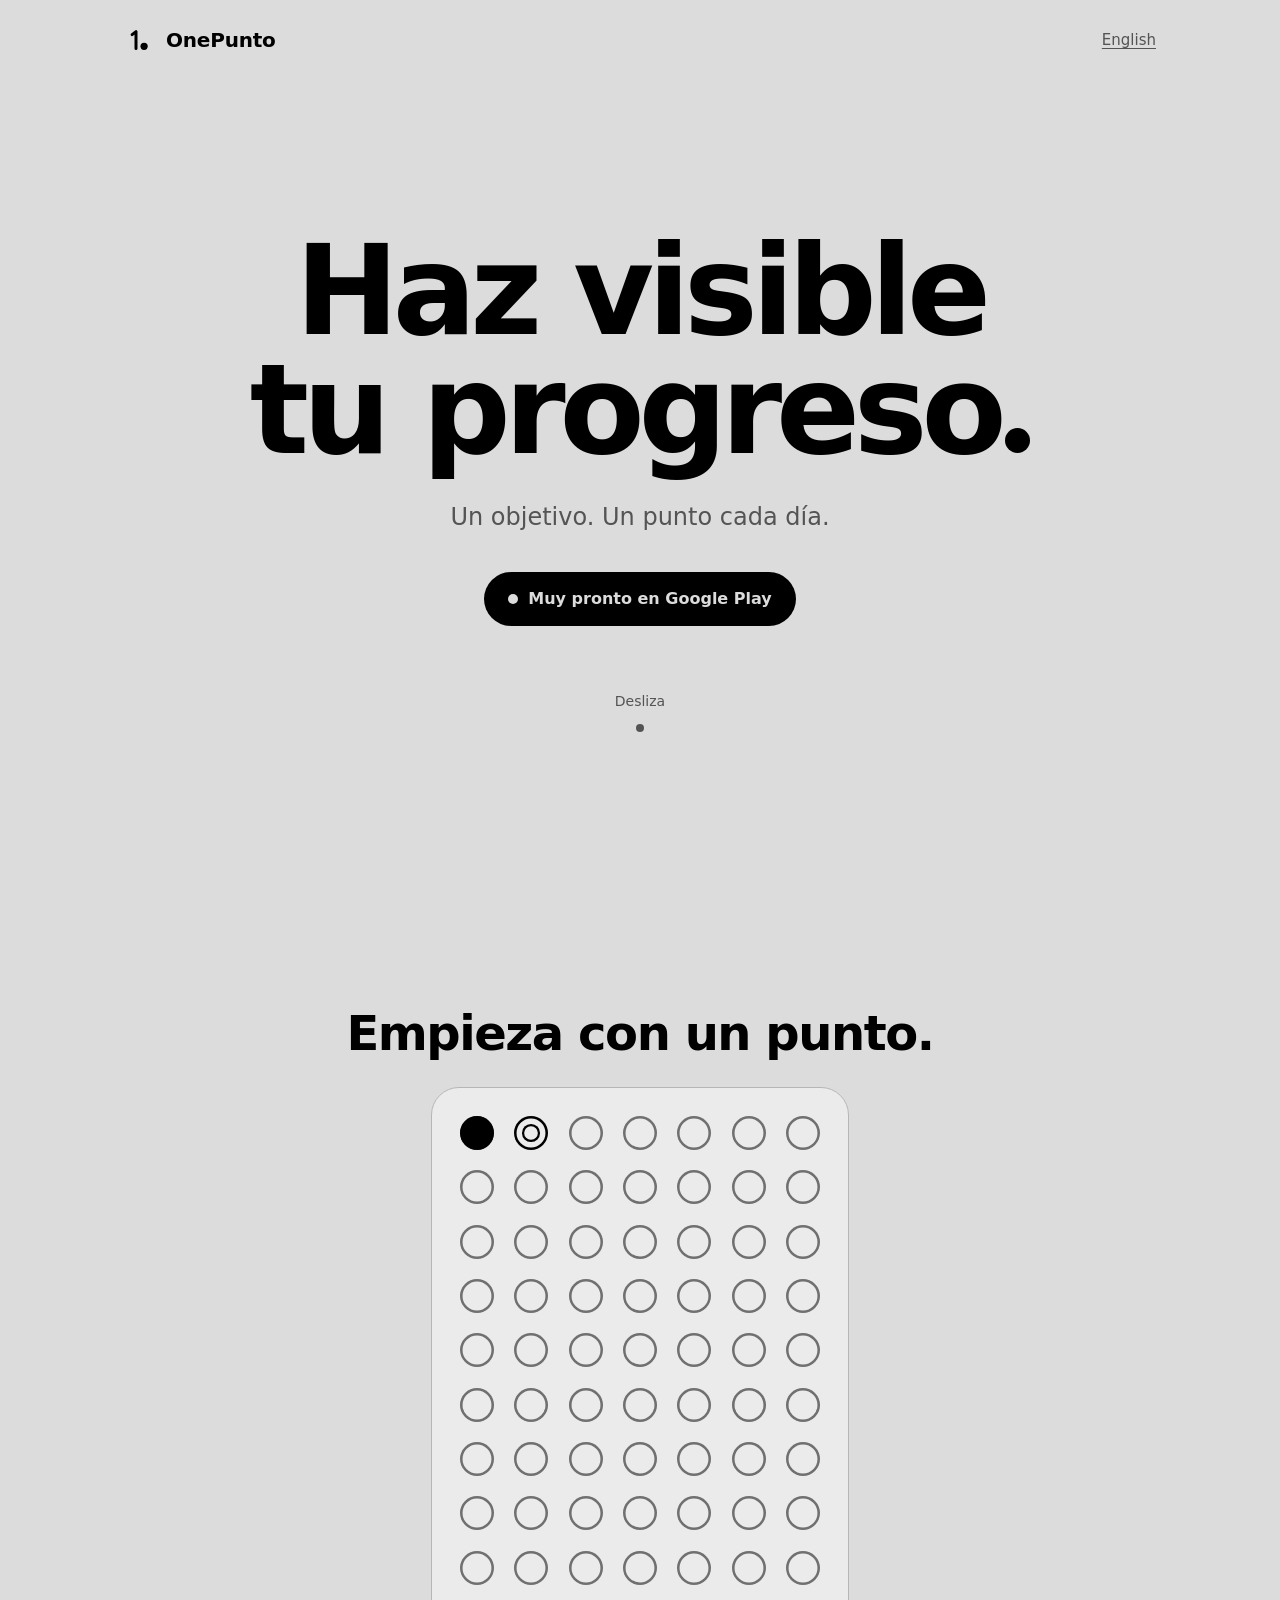
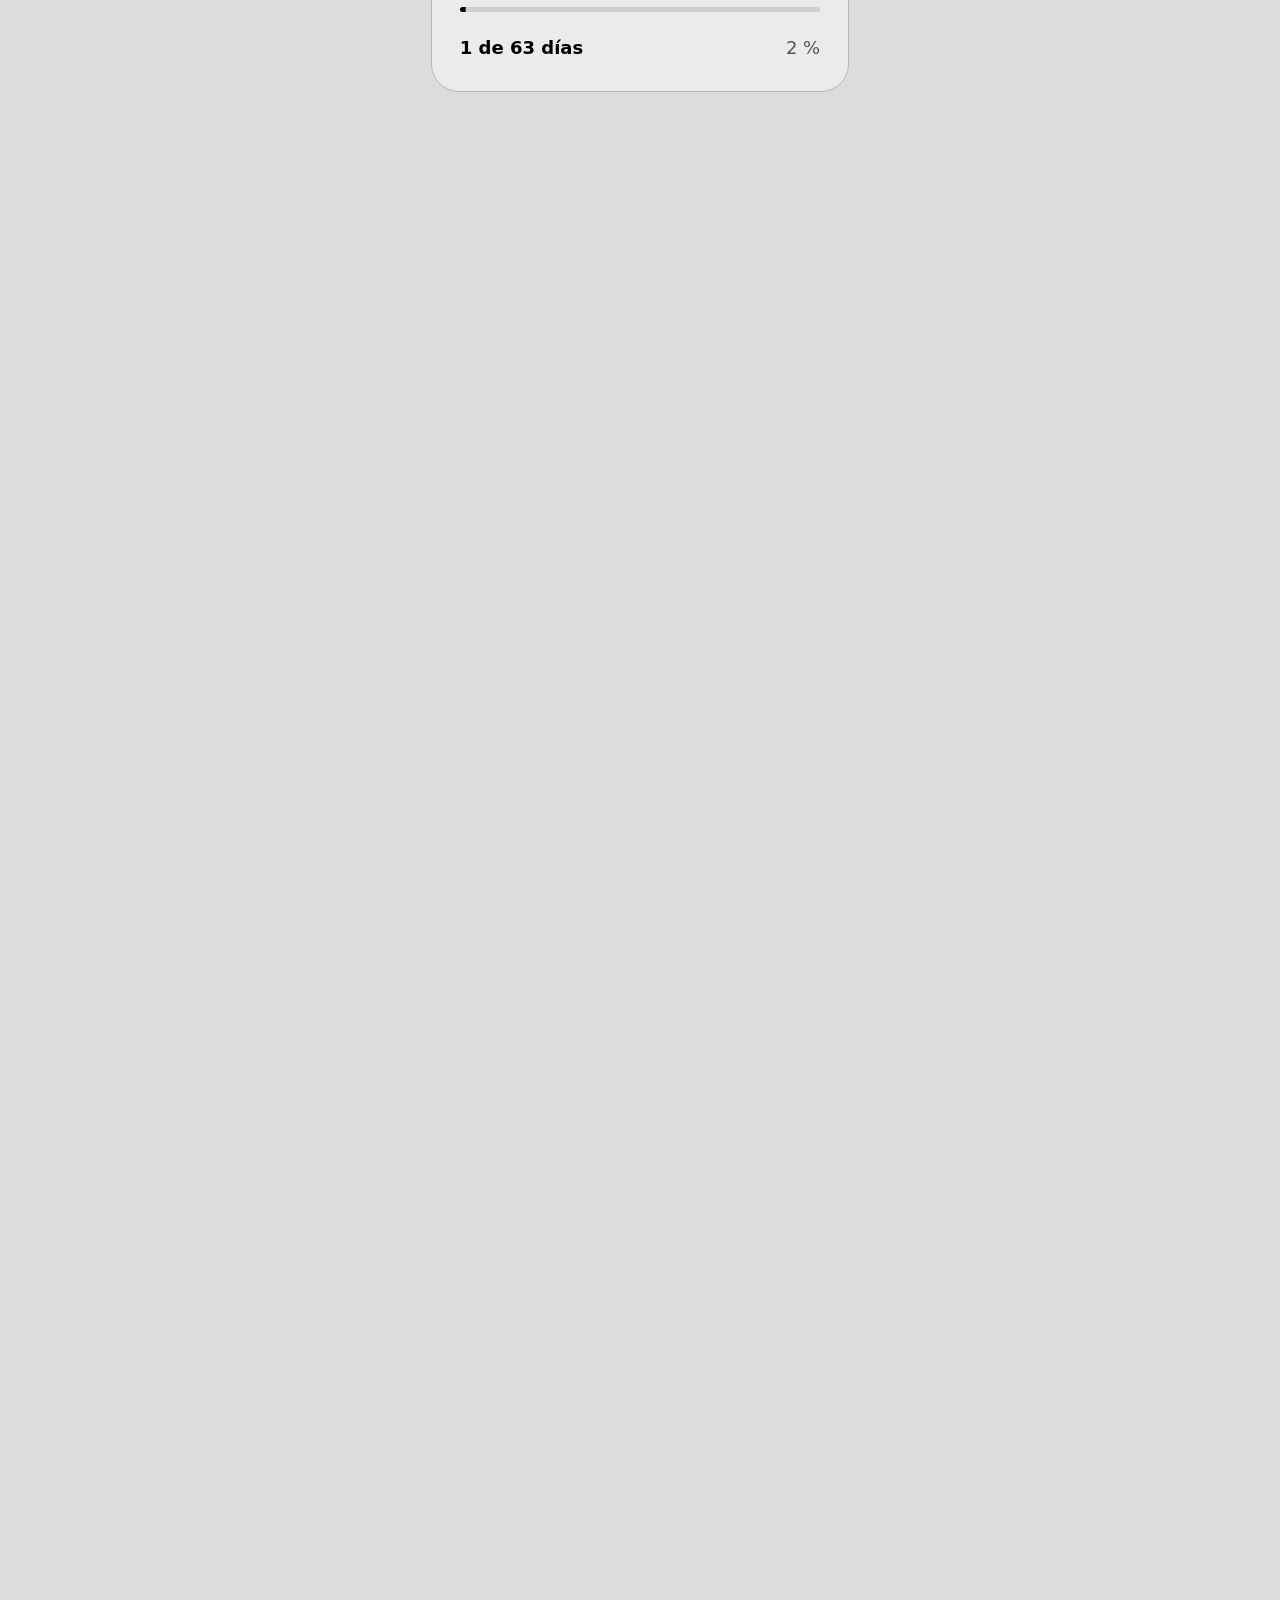
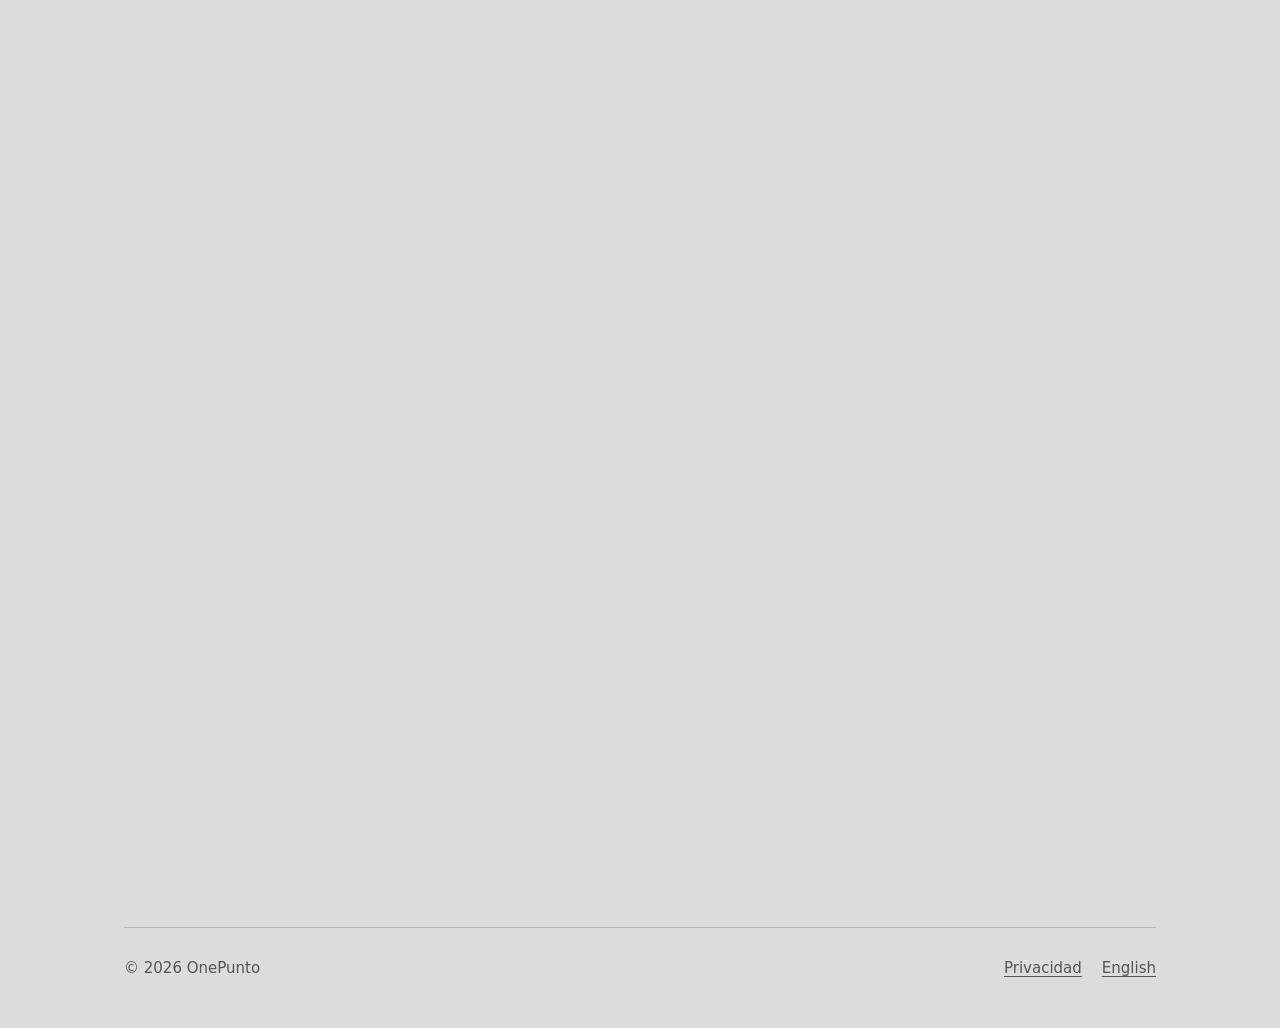
<file: index.html>
<!doctype html>
<html lang="es">
<head>
<meta charset="utf-8">
<meta name="viewport" content="width=device-width, initial-scale=1">
<title>OnePunto · Haz visible tu progreso</title>
<meta name="description" content="Un objetivo y un punto cada día. OnePunto convierte tu constancia en una imagen que crece. Sin cuenta, sin anuncios, con tus datos en tu móvil.">
<meta name="theme-color" content="#dcdcdd" media="(prefers-color-scheme: light)">
<meta name="theme-color" content="#000000" media="(prefers-color-scheme: dark)">
<meta property="og:title" content="OnePunto · Haz visible tu progreso">
<meta property="og:description" content="Un objetivo y un punto cada día. OnePunto convierte tu constancia en una imagen que crece. Sin cuenta, sin anuncios, con tus datos en tu móvil.">
<meta property="og:type" content="website">
<meta property="og:url" content="https://calep-mkdir.github.io/onepunto-web/">
<meta property="og:image" content="https://calep-mkdir.github.io/onepunto-web/assets/og-es.jpg">
<meta name="twitter:card" content="summary_large_image">
<link rel="icon" href="assets/favicon.svg" type="image/svg+xml">
<link rel="apple-touch-icon" href="assets/icon-192.png">
<link rel="alternate" hreflang="en" href="en/">
<link rel="stylesheet" href="assets/style.css">
<script>(function(){var d=document.documentElement;d.classList.add('js');try{if(!sessionStorage.getItem('onepunto-intro')&&!matchMedia('(prefers-reduced-motion: reduce)').matches&&'animate' in d&&window.CSS&&CSS.supports('clip-path','circle(1px at 1px 1px)')){d.classList.add('intro');setTimeout(function(){d.classList.remove('intro')},5000)}}catch(e){}})();</script>
<script src="assets/site.js" defer></script>
</head>
<body>
<div class="page">
<div class="wrap">
<header class="top">
  <a class="lockup" href="./" aria-label="OnePunto"><svg viewBox="0 0 100 100" aria-hidden="true" focusable="false"><path d="M27,32 L40,22 L40,78" fill="none" stroke="currentColor" stroke-width="10" stroke-linecap="round" stroke-linejoin="round"/><circle cx="67" cy="71" r="12" fill="currentColor"/></svg><span>OnePunto</span></a>
  <a class="lang" href="en/" hreflang="en" lang="en">English</a>
</header>
<main>
<section class="hero">
  <div>
    <h1>Haz visible<br>tu progreso<span class="period" aria-hidden="true"></span><span class="sr">.</span></h1>
    <p class="lead">Un objetivo. Un punto cada día.</p>
    <span class="pill">Muy pronto en Google Play</span>
    <div><a class="hint" href="#story">Desliza</a></div>
  </div>
</section>
<section class="story" id="story">
  <div class="sticky">
    <div class="captions"><h2 class="shown">Empieza con un punto.</h2><h2 aria-hidden="true">Cada día que cumples, uno más.</h2><h2 aria-hidden="true">Y tu constancia se ve de un vistazo.</h2></div>
    <div class="card">
      <div class="grid" role="img" aria-label="Cuadrícula de ejemplo de un objetivo de 63 días, que se completa al desplazarte."><span class="dot on"></span><span class="dot on"></span><span class="dot on"></span><span class="dot on"></span><span class="dot on"></span><span class="dot on"></span><span class="dot on"></span><span class="dot on"></span><span class="dot on"></span><span class="dot on"></span><span class="dot on"></span><span class="dot on"></span><span class="dot on"></span><span class="dot on"></span><span class="dot on"></span><span class="dot on"></span><span class="dot on"></span><span class="dot today"></span><span class="dot"></span><span class="dot"></span><span class="dot"></span><span class="dot"></span><span class="dot"></span><span class="dot"></span><span class="dot"></span><span class="dot"></span><span class="dot"></span><span class="dot"></span><span class="dot"></span><span class="dot"></span><span class="dot"></span><span class="dot"></span><span class="dot"></span><span class="dot"></span><span class="dot"></span><span class="dot"></span><span class="dot"></span><span class="dot"></span><span class="dot"></span><span class="dot"></span><span class="dot"></span><span class="dot"></span><span class="dot"></span><span class="dot"></span><span class="dot"></span><span class="dot"></span><span class="dot"></span><span class="dot"></span><span class="dot"></span><span class="dot"></span><span class="dot"></span><span class="dot"></span><span class="dot"></span><span class="dot"></span><span class="dot"></span><span class="dot"></span><span class="dot"></span><span class="dot"></span><span class="dot"></span><span class="dot"></span><span class="dot"></span><span class="dot"></span><span class="dot"></span></div>
      <div class="track" aria-hidden="true"><i></i></div>
      <p class="counter" aria-hidden="true"><b data-days="{n} de {t} días">17 de 63 días</b><span data-share>27 %</span></p>
    </div>
  </div>
</section>
<section class="how">
  <h2 class="section-title reveal">Así de simple.</h2>
  <div class="steps"><section class="step card reveal" style="--d:0.00s"><div class="num" aria-hidden="true">1.</div><h3>Elige algo que importe.</h3><p>Un solo objetivo, con fecha de inicio y de fin.</p></section><section class="step card reveal" style="--d:0.08s"><div class="num" aria-hidden="true">2.</div><h3>Decide qué días cuentan.</h3><p>De lunes a viernes, cada día o los que tú quieras.</p></section><section class="step card reveal" style="--d:0.16s"><div class="num" aria-hidden="true">3.</div><h3>Un toque al día.</h3><p>Completa el punto de hoy con un toque en el cuadrado. Otro toque lo deshace.</p></section></div>
</section>
<section class="try">
  <div class="try-text reveal">
    <h2 class="section-title">Pruébalo.</h2>
    <p>Toca el cuadrado para completar el día y vuelve a tocarlo para deshacerlo. Así funciona la app.</p>
  </div>
  <div class="device reveal" style="--d:.1s">
    <p class="date">viernes, 18 de septiembre</p>
    <div class="headline" aria-live="polite"><h3>Hazlo visible.</h3><h3 class="coming" aria-hidden="true">Uno más.</h3></div>
    <div class="card">
      <p class="title">Leer 20 páginas</p>
      <div class="grid" role="img" aria-label="Cuadrícula de ejemplo: 17 de 35 puntos completados y hoy pendiente."><span class="dot on"></span><span class="dot on"></span><span class="dot on"></span><span class="dot on"></span><span class="dot on"></span><span class="dot on"></span><span class="dot on"></span><span class="dot on"></span><span class="dot on"></span><span class="dot on"></span><span class="dot on"></span><span class="dot on"></span><span class="dot on"></span><span class="dot on"></span><span class="dot on"></span><span class="dot on"></span><span class="dot on"></span><span class="dot today"></span><span class="dot"></span><span class="dot"></span><span class="dot"></span><span class="dot"></span><span class="dot"></span><span class="dot"></span><span class="dot"></span><span class="dot"></span><span class="dot"></span><span class="dot"></span><span class="dot"></span><span class="dot"></span><span class="dot"></span><span class="dot"></span><span class="dot"></span><span class="dot"></span><span class="dot"></span></div>
      <p class="counter" aria-hidden="true"><b data-days="{n} de {t} días">17 de 35 días</b><span data-share>49 %</span></p>
    </div>
    <button class="square" type="button" aria-pressed="false" aria-label="Completar hoy" data-completed="17"></button>
    <p class="tip" data-tap="Toca para completar hoy" data-undo="Toca otra vez para deshacer">Toca para completar hoy</p>
  </div>
</section>
<div class="details"><section class="detail card reveal" style="--d:0.00s"><h3>Sin culpa.</h3><p>Los días de descanso son descanso: nunca rompen tu racha.</p></section><section class="detail card reveal" style="--d:0.08s"><h3>Un aviso a tu hora.</h3><p>Un recordatorio opcional, solo los días que cuentan y solo si hoy sigue pendiente.</p></section><section class="detail card reveal" style="--d:0.16s"><h3>De día y de noche.</h3><p>Claro u oscuro, en español o en inglés. Siempre en calma.</p></section></div>
<section class="promise reveal">
  <h2>Tu progreso es tuyo.</h2>
  <p>Sin cuenta, sin anuncios y sin rastreo. Todo se guarda en tu móvil, y puedes hacer una copia de seguridad cuando quieras.</p>
  <span class="pill">Muy pronto en Google Play</span>
</section>
</main>
<footer>
  <span>© 2026 OnePunto</span>
  <nav><a href="privacidad/">Privacidad</a><a href="en/" hreflang="en" lang="en">English</a></nav>
</footer>
</div>
</div>
</body>
</html>
</file>
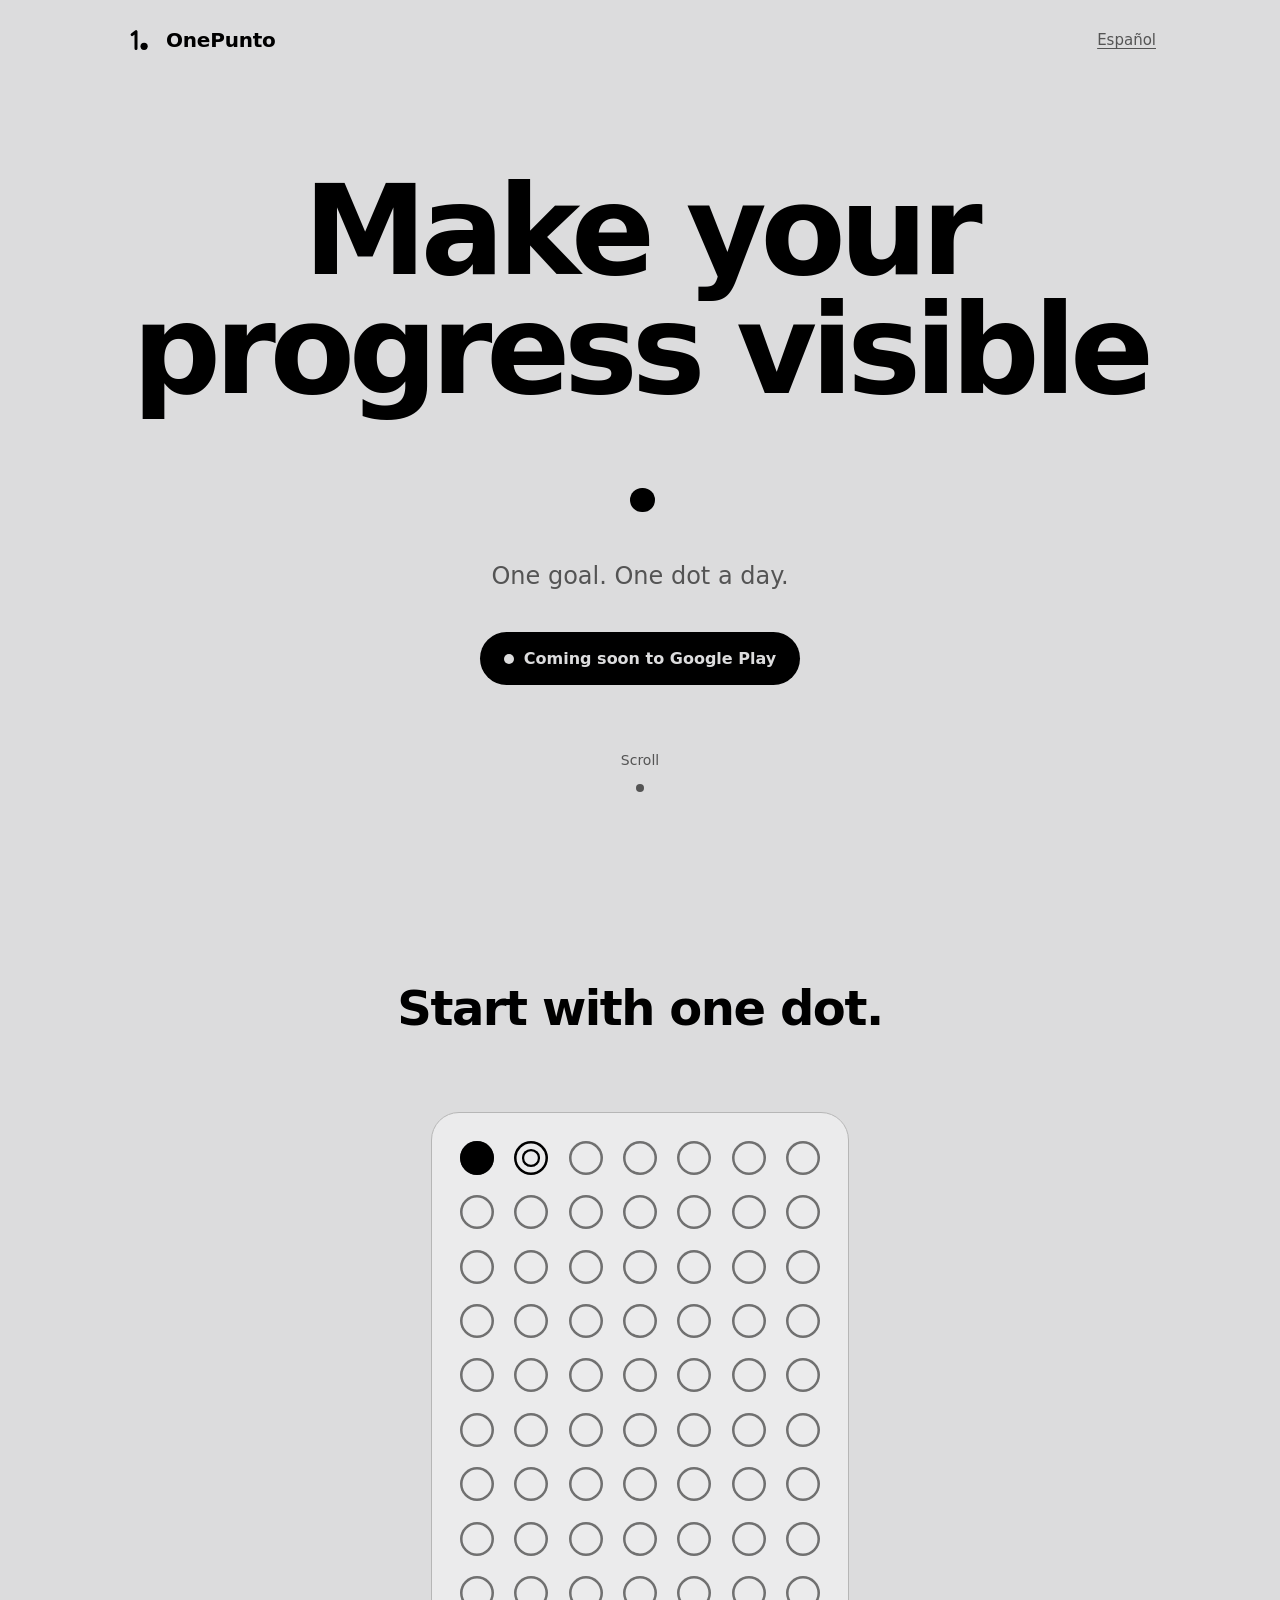
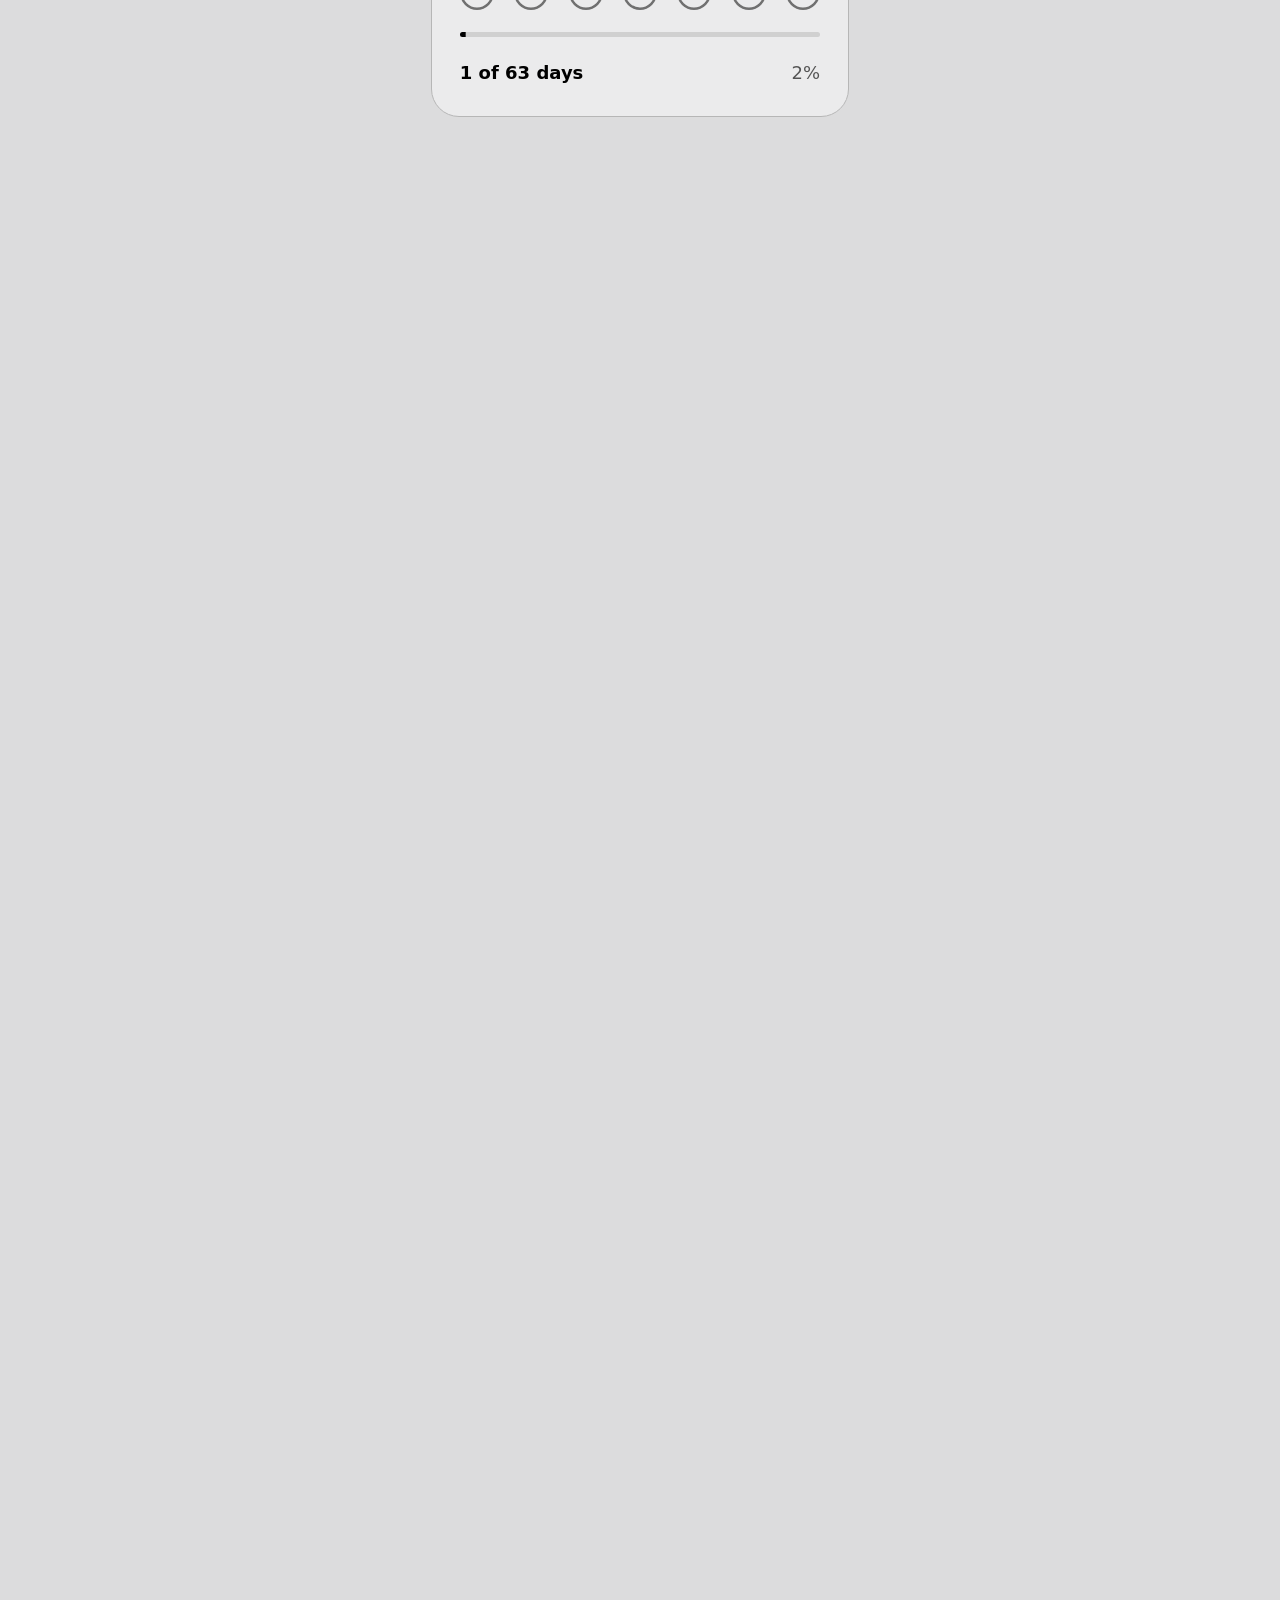
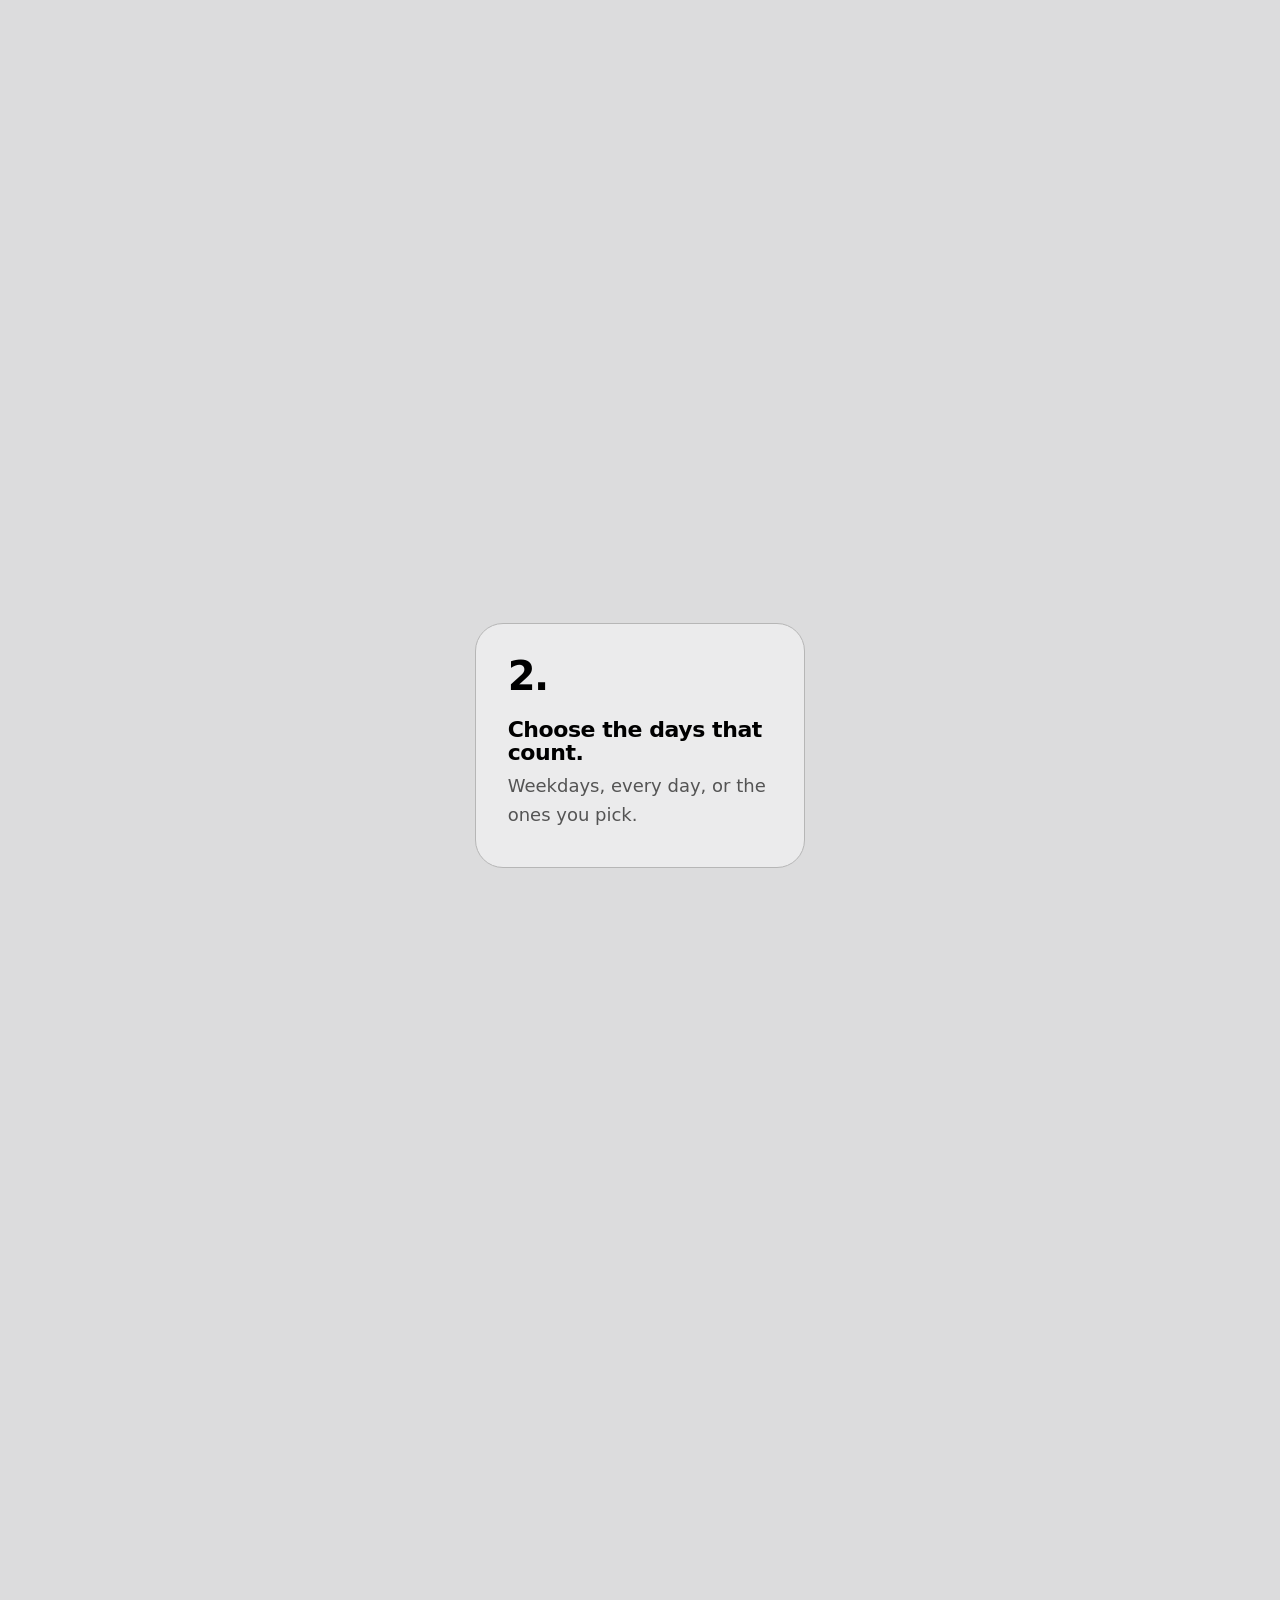
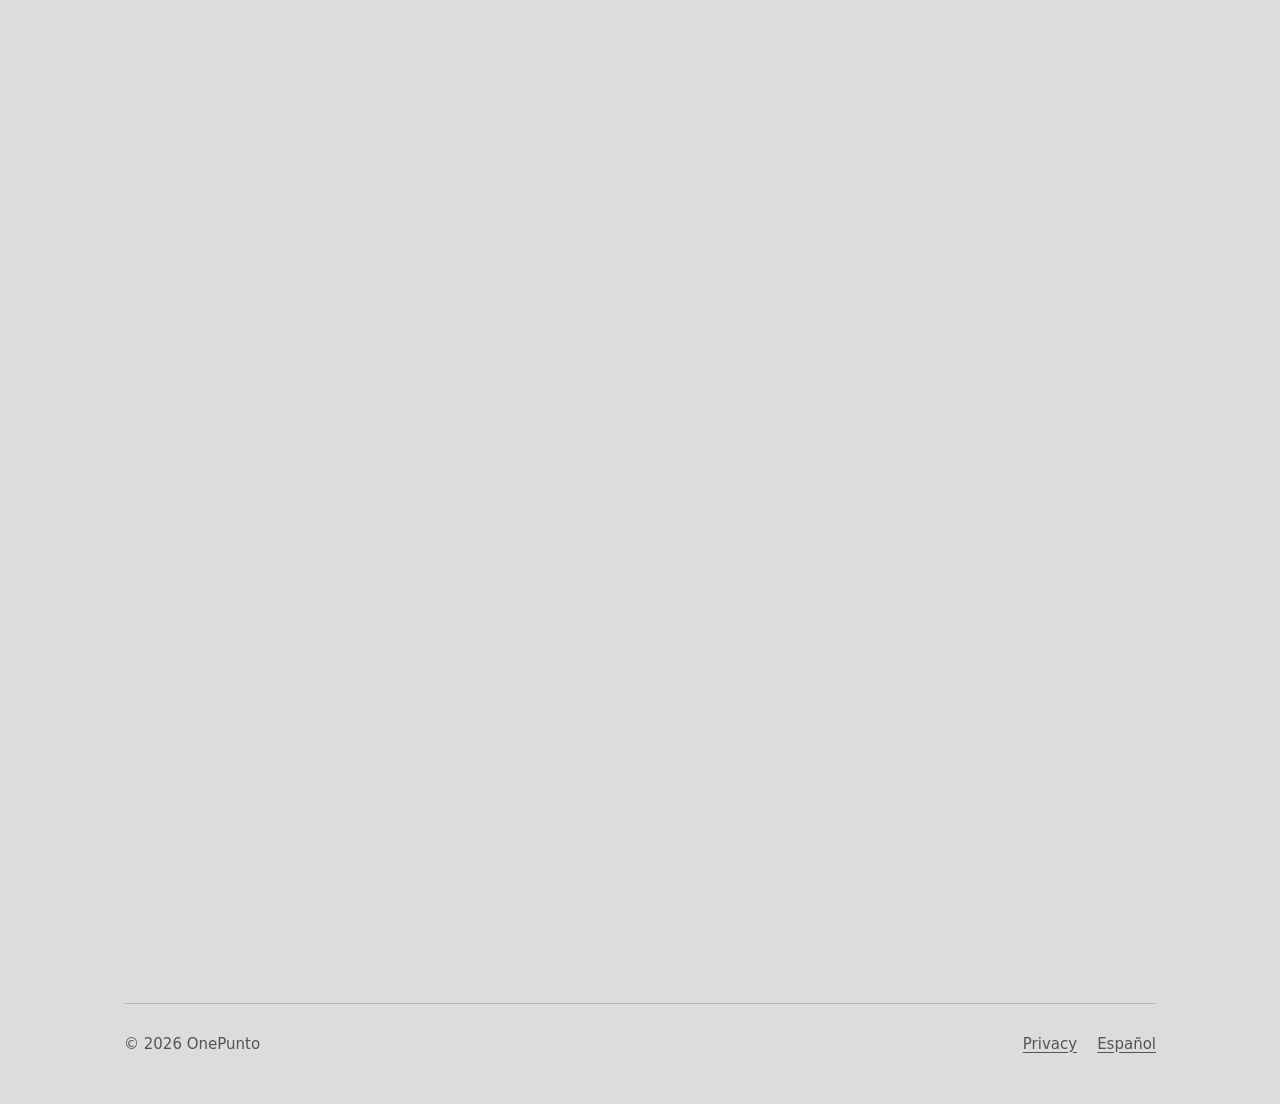
<file: en/index.html>
<!doctype html>
<html lang="en">
<head>
<meta charset="utf-8">
<meta name="viewport" content="width=device-width, initial-scale=1">
<title>OnePunto · Make your progress visible</title>
<meta name="description" content="One goal and one dot a day. OnePunto turns your consistency into a picture that keeps growing. No account, no ads, your data on your phone.">
<meta name="theme-color" content="#dcdcdd" media="(prefers-color-scheme: light)">
<meta name="theme-color" content="#000000" media="(prefers-color-scheme: dark)">
<meta property="og:title" content="OnePunto · Make your progress visible">
<meta property="og:description" content="One goal and one dot a day. OnePunto turns your consistency into a picture that keeps growing. No account, no ads, your data on your phone.">
<meta property="og:type" content="website">
<meta property="og:url" content="https://calep-mkdir.github.io/onepunto-web/en/">
<meta property="og:image" content="https://calep-mkdir.github.io/onepunto-web/assets/og-en.jpg">
<meta name="twitter:card" content="summary_large_image">
<link rel="icon" href="../assets/favicon.svg" type="image/svg+xml">
<link rel="apple-touch-icon" href="../assets/icon-192.png">
<link rel="alternate" hreflang="es" href="../">
<link rel="stylesheet" href="../assets/style.css">
<script>(function(){var d=document.documentElement;d.classList.add('js');try{if(!sessionStorage.getItem('onepunto-intro')&&!matchMedia('(prefers-reduced-motion: reduce)').matches&&'animate' in d&&window.CSS&&CSS.supports('clip-path','circle(1px at 1px 1px)')){d.classList.add('intro');setTimeout(function(){d.classList.remove('intro')},5000)}}catch(e){}})();</script>
<script src="../assets/site.js" defer></script>
</head>
<body>
<div class="page">
<div class="wrap">
<header class="top">
  <a class="lockup" href="./" aria-label="OnePunto"><svg viewBox="0 0 100 100" aria-hidden="true" focusable="false"><path d="M27,32 L40,22 L40,78" fill="none" stroke="currentColor" stroke-width="10" stroke-linecap="round" stroke-linejoin="round"/><circle cx="67" cy="71" r="12" fill="currentColor"/></svg><span>OnePunto</span></a>
  <a class="lang" href="../" hreflang="es" lang="es">Español</a>
</header>
<main>
<section class="hero">
  <div>
    <h1>Make your<br>progress visible<span class="period" aria-hidden="true"></span><span class="sr">.</span></h1>
    <p class="lead">One goal. One dot a day.</p>
    <span class="pill">Coming soon to Google Play</span>
    <div><a class="hint" href="#story">Scroll</a></div>
  </div>
</section>
<section class="story" id="story">
  <div class="sticky">
    <div class="captions"><h2 class="shown">Start with one dot.</h2><h2 aria-hidden="true">Every day you show up, one more.</h2><h2 aria-hidden="true">And your consistency is there at a glance.</h2></div>
    <div class="card">
      <div class="grid" role="img" aria-label="Example grid of a 63-day goal that fills in as you scroll."><span class="dot on"></span><span class="dot on"></span><span class="dot on"></span><span class="dot on"></span><span class="dot on"></span><span class="dot on"></span><span class="dot on"></span><span class="dot on"></span><span class="dot on"></span><span class="dot on"></span><span class="dot on"></span><span class="dot on"></span><span class="dot on"></span><span class="dot on"></span><span class="dot on"></span><span class="dot on"></span><span class="dot on"></span><span class="dot today"></span><span class="dot"></span><span class="dot"></span><span class="dot"></span><span class="dot"></span><span class="dot"></span><span class="dot"></span><span class="dot"></span><span class="dot"></span><span class="dot"></span><span class="dot"></span><span class="dot"></span><span class="dot"></span><span class="dot"></span><span class="dot"></span><span class="dot"></span><span class="dot"></span><span class="dot"></span><span class="dot"></span><span class="dot"></span><span class="dot"></span><span class="dot"></span><span class="dot"></span><span class="dot"></span><span class="dot"></span><span class="dot"></span><span class="dot"></span><span class="dot"></span><span class="dot"></span><span class="dot"></span><span class="dot"></span><span class="dot"></span><span class="dot"></span><span class="dot"></span><span class="dot"></span><span class="dot"></span><span class="dot"></span><span class="dot"></span><span class="dot"></span><span class="dot"></span><span class="dot"></span><span class="dot"></span><span class="dot"></span><span class="dot"></span><span class="dot"></span><span class="dot"></span></div>
      <div class="track" aria-hidden="true"><i></i></div>
      <p class="counter" aria-hidden="true"><b data-days="{n} of {t} days">17 of 63 days</b><span data-share>27%</span></p>
    </div>
  </div>
</section>
<section class="how">
  <h2 class="section-title reveal">That simple.</h2>
  <div class="steps"><section class="step card reveal" style="--d:0.00s"><div class="num" aria-hidden="true">1.</div><h3>Pick something that matters.</h3><p>One goal, with a start and an end.</p></section><section class="step card reveal" style="--d:0.08s"><div class="num" aria-hidden="true">2.</div><h3>Choose the days that count.</h3><p>Weekdays, every day, or the ones you pick.</p></section><section class="step card reveal" style="--d:0.16s"><div class="num" aria-hidden="true">3.</div><h3>One tap a day.</h3><p>Complete today’s dot with a tap on the square. Another tap undoes it.</p></section></div>
</section>
<section class="try">
  <div class="try-text reveal">
    <h2 class="section-title">Try it.</h2>
    <p>Tap the square to complete the day, and tap it again to undo. That is how the app works.</p>
  </div>
  <div class="device reveal" style="--d:.1s">
    <p class="date">Friday, September 18</p>
    <div class="headline" aria-live="polite"><h3>Make it visible.</h3><h3 class="coming" aria-hidden="true">One more.</h3></div>
    <div class="card">
      <p class="title">Read 20 pages</p>
      <div class="grid" role="img" aria-label="Example grid: 17 of 35 dots completed and today still open."><span class="dot on"></span><span class="dot on"></span><span class="dot on"></span><span class="dot on"></span><span class="dot on"></span><span class="dot on"></span><span class="dot on"></span><span class="dot on"></span><span class="dot on"></span><span class="dot on"></span><span class="dot on"></span><span class="dot on"></span><span class="dot on"></span><span class="dot on"></span><span class="dot on"></span><span class="dot on"></span><span class="dot on"></span><span class="dot today"></span><span class="dot"></span><span class="dot"></span><span class="dot"></span><span class="dot"></span><span class="dot"></span><span class="dot"></span><span class="dot"></span><span class="dot"></span><span class="dot"></span><span class="dot"></span><span class="dot"></span><span class="dot"></span><span class="dot"></span><span class="dot"></span><span class="dot"></span><span class="dot"></span><span class="dot"></span></div>
      <p class="counter" aria-hidden="true"><b data-days="{n} of {t} days">17 of 35 days</b><span data-share>49%</span></p>
    </div>
    <button class="square" type="button" aria-pressed="false" aria-label="Complete today" data-completed="17"></button>
    <p class="tip" data-tap="Tap to complete today" data-undo="Tap again to undo">Tap to complete today</p>
  </div>
</section>
<div class="details"><section class="detail card reveal" style="--d:0.00s"><h3>No guilt.</h3><p>Rest days are rest: they never break your streak.</p></section><section class="detail card reveal" style="--d:0.08s"><h3>A nudge at your time.</h3><p>An optional reminder, only on days that count and only while today is still open.</p></section><section class="detail card reveal" style="--d:0.16s"><h3>Day and night.</h3><p>Light or dark, in English or Spanish. Always calm.</p></section></div>
<section class="promise reveal">
  <h2>Your progress belongs to you.</h2>
  <p>No account, no ads and no tracking. Everything stays on your phone, and you can make a backup whenever you like.</p>
  <span class="pill">Coming soon to Google Play</span>
</section>
</main>
<footer>
  <span>© 2026 OnePunto</span>
  <nav><a href="privacy/">Privacy</a><a href="../" hreflang="es" lang="es">Español</a></nav>
</footer>
</div>
</div>
</body>
</html>
</file>
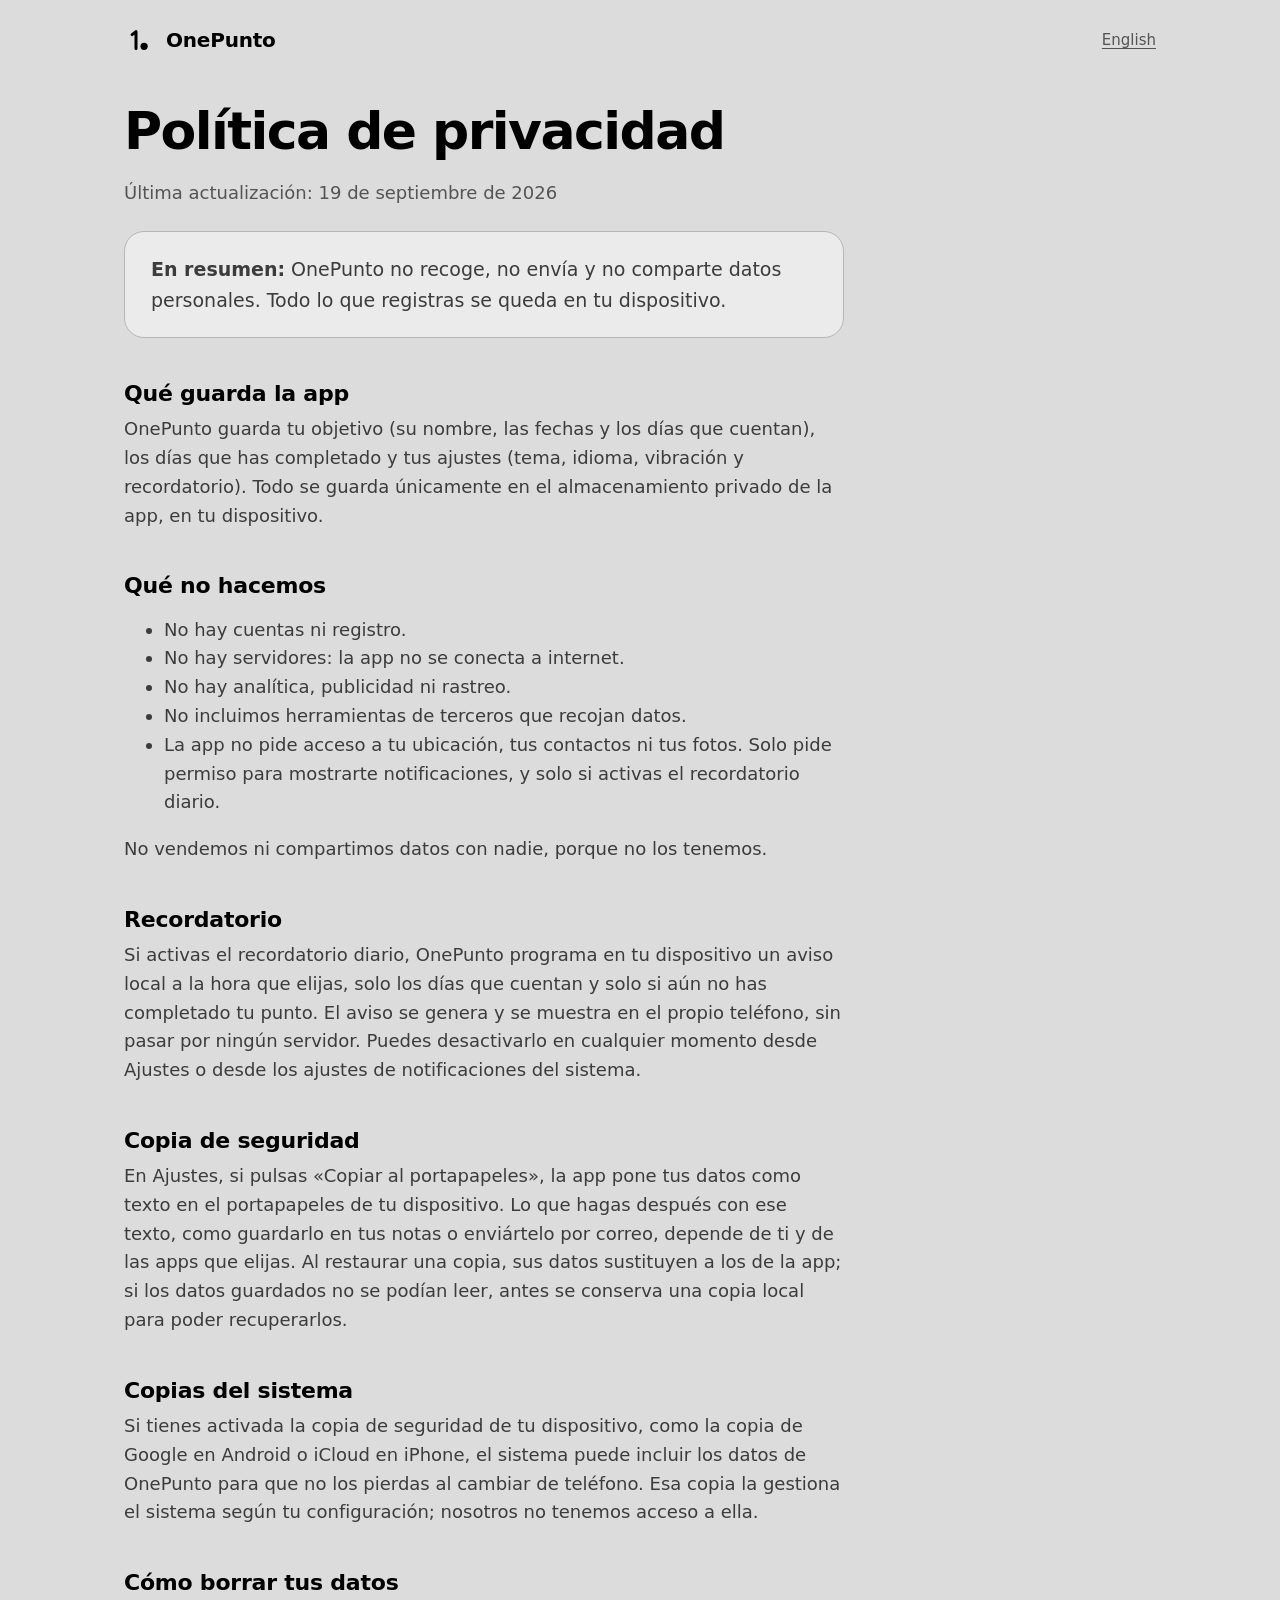
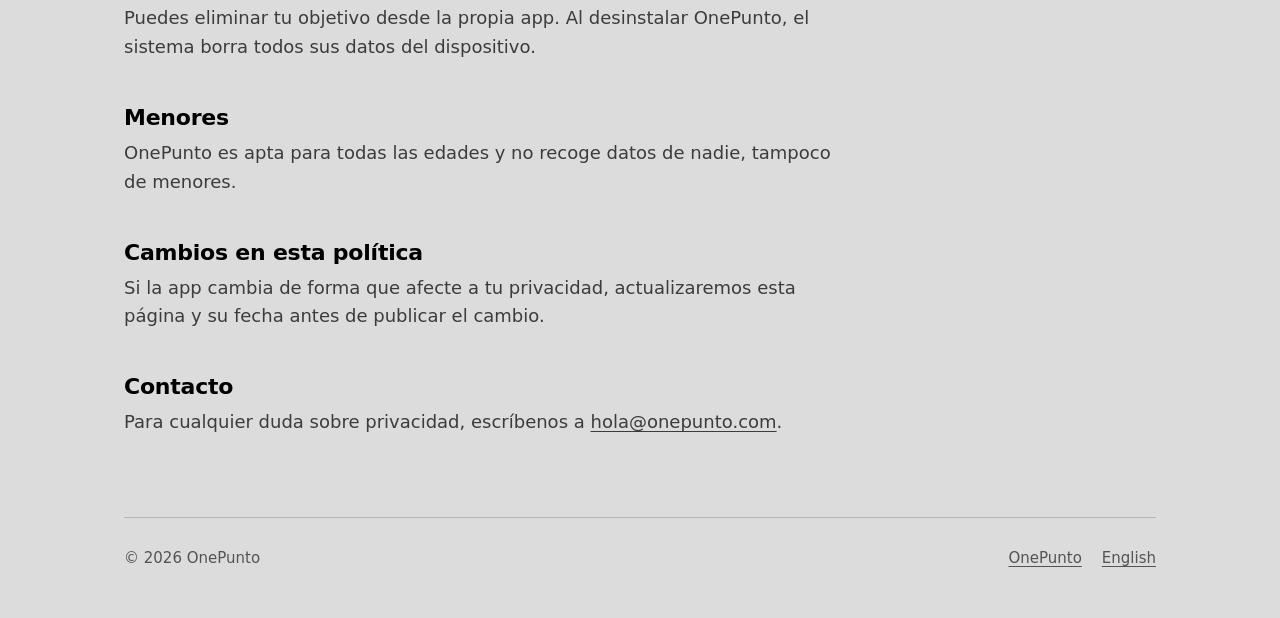
<file: privacidad/index.html>
<!doctype html>
<html lang="es">
<head>
<meta charset="utf-8">
<meta name="viewport" content="width=device-width, initial-scale=1">
<title>Política de privacidad · OnePunto</title>
<meta name="description" content="OnePunto no recoge, no envía y no comparte datos personales. Todo lo que registras se queda en tu dispositivo.">
<meta name="theme-color" content="#dcdcdd" media="(prefers-color-scheme: light)">
<meta name="theme-color" content="#000000" media="(prefers-color-scheme: dark)">
<link rel="icon" href="../assets/favicon.svg" type="image/svg+xml">
<link rel="alternate" hreflang="en" href="../en/privacy/">
<link rel="stylesheet" href="../assets/style.css">
</head>
<body>
<div class="wrap">
<header class="top">
  <a class="lockup" href="../" aria-label="OnePunto"><svg viewBox="0 0 100 100" aria-hidden="true" focusable="false"><path d="M27,32 L40,22 L40,78" fill="none" stroke="currentColor" stroke-width="10" stroke-linecap="round" stroke-linejoin="round"/><circle cx="67" cy="71" r="12" fill="currentColor"/></svg><span>OnePunto</span></a>
  <a class="lang" href="../en/privacy/" hreflang="en" lang="en">English</a>
</header>
<main>
<article class="legal">
<h1>Política de privacidad</h1>
<p class="updated">Última actualización: 19 de septiembre de 2026</p>
<p class="summary"><strong>En resumen:</strong> OnePunto no recoge, no envía y no comparte datos personales. Todo lo que registras se queda en tu dispositivo.</p>

<h2>Qué guarda la app</h2>
<p>OnePunto guarda tu objetivo (su nombre, las fechas y los días que cuentan), los días que has completado y tus ajustes (tema, idioma, vibración y recordatorio). Todo se guarda únicamente en el almacenamiento privado de la app, en tu dispositivo.</p>

<h2>Qué no hacemos</h2>
<ul>
<li>No hay cuentas ni registro.</li>
<li>No hay servidores: la app no se conecta a internet.</li>
<li>No hay analítica, publicidad ni rastreo.</li>
<li>No incluimos herramientas de terceros que recojan datos.</li>
<li>La app no pide acceso a tu ubicación, tus contactos ni tus fotos. Solo pide permiso para mostrarte notificaciones, y solo si activas el recordatorio diario.</li>
</ul>
<p>No vendemos ni compartimos datos con nadie, porque no los tenemos.</p>

<h2>Recordatorio</h2>
<p>Si activas el recordatorio diario, OnePunto programa en tu dispositivo un aviso local a la hora que elijas, solo los días que cuentan y solo si aún no has completado tu punto. El aviso se genera y se muestra en el propio teléfono, sin pasar por ningún servidor. Puedes desactivarlo en cualquier momento desde Ajustes o desde los ajustes de notificaciones del sistema.</p>

<h2>Copia de seguridad</h2>
<p>En Ajustes, si pulsas «Copiar al portapapeles», la app pone tus datos como texto en el portapapeles de tu dispositivo. Lo que hagas después con ese texto, como guardarlo en tus notas o enviártelo por correo, depende de ti y de las apps que elijas. Al restaurar una copia, sus datos sustituyen a los de la app; si los datos guardados no se podían leer, antes se conserva una copia local para poder recuperarlos.</p>

<h2>Copias del sistema</h2>
<p>Si tienes activada la copia de seguridad de tu dispositivo, como la copia de Google en Android o iCloud en iPhone, el sistema puede incluir los datos de OnePunto para que no los pierdas al cambiar de teléfono. Esa copia la gestiona el sistema según tu configuración; nosotros no tenemos acceso a ella.</p>

<h2>Cómo borrar tus datos</h2>
<p>Puedes eliminar tu objetivo desde la propia app. Al desinstalar OnePunto, el sistema borra todos sus datos del dispositivo.</p>

<h2>Menores</h2>
<p>OnePunto es apta para todas las edades y no recoge datos de nadie, tampoco de menores.</p>

<h2>Cambios en esta política</h2>
<p>Si la app cambia de forma que afecte a tu privacidad, actualizaremos esta página y su fecha antes de publicar el cambio.</p>

<h2>Contacto</h2>
<p>Para cualquier duda sobre privacidad, escríbenos a <a href="mailto:hola@onepunto.com">hola@onepunto.com</a>.</p>
</article>
</main>
<footer>
  <span>© 2026 OnePunto</span>
  <nav><a href="../">OnePunto</a><a href="../en/privacy/" hreflang="en" lang="en">English</a></nav>
</footer>
</div>
</body>
</html>
</file>
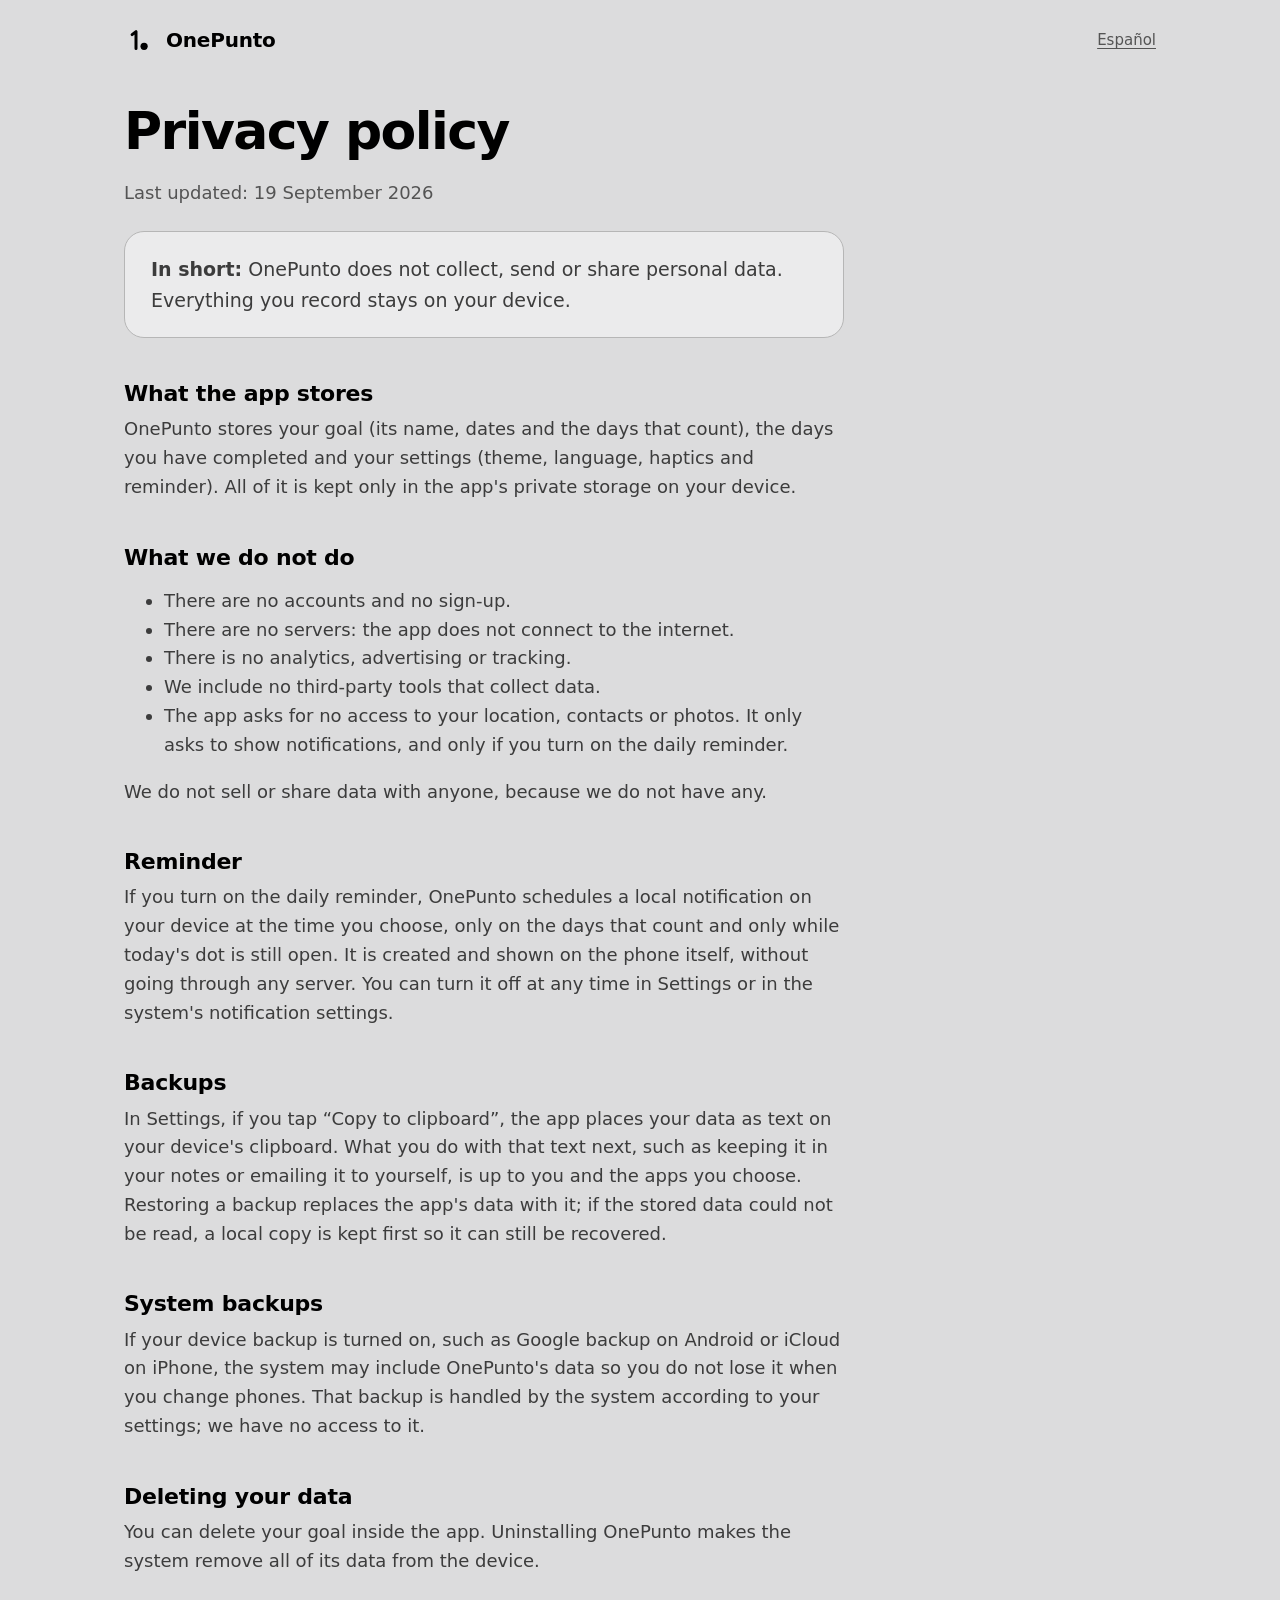
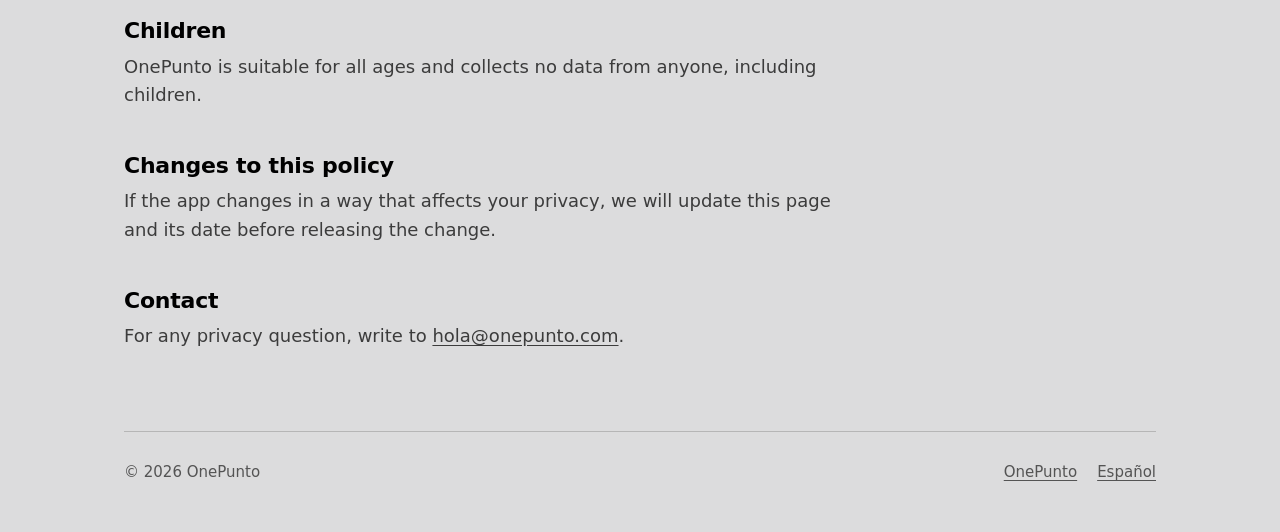
<file: en/privacy/index.html>
<!doctype html>
<html lang="en">
<head>
<meta charset="utf-8">
<meta name="viewport" content="width=device-width, initial-scale=1">
<title>Privacy policy · OnePunto</title>
<meta name="description" content="OnePunto does not collect, send or share personal data. Everything you record stays on your device.">
<meta name="theme-color" content="#dcdcdd" media="(prefers-color-scheme: light)">
<meta name="theme-color" content="#000000" media="(prefers-color-scheme: dark)">
<link rel="icon" href="../../assets/favicon.svg" type="image/svg+xml">
<link rel="alternate" hreflang="es" href="../../privacidad/">
<link rel="stylesheet" href="../../assets/style.css">
</head>
<body>
<div class="wrap">
<header class="top">
  <a class="lockup" href="../../en/" aria-label="OnePunto"><svg viewBox="0 0 100 100" aria-hidden="true" focusable="false"><path d="M27,32 L40,22 L40,78" fill="none" stroke="currentColor" stroke-width="10" stroke-linecap="round" stroke-linejoin="round"/><circle cx="67" cy="71" r="12" fill="currentColor"/></svg><span>OnePunto</span></a>
  <a class="lang" href="../../privacidad/" hreflang="es" lang="es">Español</a>
</header>
<main>
<article class="legal">
<h1>Privacy policy</h1>
<p class="updated">Last updated: 19 September 2026</p>
<p class="summary"><strong>In short:</strong> OnePunto does not collect, send or share personal data. Everything you record stays on your device.</p>

<h2>What the app stores</h2>
<p>OnePunto stores your goal (its name, dates and the days that count), the days you have completed and your settings (theme, language, haptics and reminder). All of it is kept only in the app's private storage on your device.</p>

<h2>What we do not do</h2>
<ul>
<li>There are no accounts and no sign-up.</li>
<li>There are no servers: the app does not connect to the internet.</li>
<li>There is no analytics, advertising or tracking.</li>
<li>We include no third-party tools that collect data.</li>
<li>The app asks for no access to your location, contacts or photos. It only asks to show notifications, and only if you turn on the daily reminder.</li>
</ul>
<p>We do not sell or share data with anyone, because we do not have any.</p>

<h2>Reminder</h2>
<p>If you turn on the daily reminder, OnePunto schedules a local notification on your device at the time you choose, only on the days that count and only while today's dot is still open. It is created and shown on the phone itself, without going through any server. You can turn it off at any time in Settings or in the system's notification settings.</p>

<h2>Backups</h2>
<p>In Settings, if you tap “Copy to clipboard”, the app places your data as text on your device's clipboard. What you do with that text next, such as keeping it in your notes or emailing it to yourself, is up to you and the apps you choose. Restoring a backup replaces the app's data with it; if the stored data could not be read, a local copy is kept first so it can still be recovered.</p>

<h2>System backups</h2>
<p>If your device backup is turned on, such as Google backup on Android or iCloud on iPhone, the system may include OnePunto's data so you do not lose it when you change phones. That backup is handled by the system according to your settings; we have no access to it.</p>

<h2>Deleting your data</h2>
<p>You can delete your goal inside the app. Uninstalling OnePunto makes the system remove all of its data from the device.</p>

<h2>Children</h2>
<p>OnePunto is suitable for all ages and collects no data from anyone, including children.</p>

<h2>Changes to this policy</h2>
<p>If the app changes in a way that affects your privacy, we will update this page and its date before releasing the change.</p>

<h2>Contact</h2>
<p>For any privacy question, write to <a href="mailto:hola@onepunto.com">hola@onepunto.com</a>.</p>
</article>
</main>
<footer>
  <span>© 2026 OnePunto</span>
  <nav><a href="../../en/">OnePunto</a><a href="../../privacidad/" hreflang="es" lang="es">Español</a></nav>
</footer>
</div>
</body>
</html>
</file>
<file: assets/style.css>
/* OnePunto: the app's palette, type and motion. Black carries what matters;
   the greys stay calm around it. */
:root {
  --paper: #dcdcdd;
  --surface: #ebebec;
  --ink: #3c3c3c;
  --soft: #545454;
  --line: #b6b6b6;
  --empty: #707070;
  --track: #d0d0d0;
  --accent: #000;
  --on-accent: #dcdcdd;
  --radius: 28px;
  --curve: cubic-bezier(.05, .7, .1, 1);
  --pop: cubic-bezier(.34, 1.56, .64, 1);
  color-scheme: light dark;
}
@media (prefers-color-scheme: dark) {
  :root {
    --paper: #000;
    --surface: #242424;
    --ink: #e4e4e5;
    --soft: #bebebe;
    --line: #3c3c3c;
    --empty: #949494;
    --track: #3c3c3c;
    --accent: #f7f7f7;
    --on-accent: #000;
  }
}

* { box-sizing: border-box; }
html { -webkit-text-size-adjust: 100%; }
body {
  margin: 0;
  background: var(--paper);
  color: var(--ink);
  /* The app's own type: Roboto on Android, the system face elsewhere. */
  font: 400 18px/1.6 Roboto, system-ui, -apple-system, "Segoe UI", "Helvetica Neue", Arial, sans-serif;
  -webkit-font-smoothing: antialiased;
  overflow-x: clip;
}
h1, h2, h3 { color: var(--accent); font-weight: 700; letter-spacing: -.03em; line-height: 1.05; margin: 0; }
p { margin: 0; }
a { color: inherit; text-underline-offset: 3px; }
:focus-visible { outline: 3px solid var(--accent); outline-offset: 4px; border-radius: 10px; }
.wrap { max-width: 1080px; margin: 0 auto; padding: 0 24px; }
.sr { position: absolute; width: 1px; height: 1px; overflow: hidden; clip-path: inset(50%); white-space: nowrap; }

/* Header and footer */
header.top { display: flex; align-items: center; justify-content: space-between; padding: 24px 0; }
.lockup { display: inline-flex; align-items: center; gap: 12px; text-decoration: none; color: var(--accent); font-weight: 600; font-size: 20px; letter-spacing: -.01em; }
.lockup svg { width: 30px; height: 30px; }
.lang { font-size: 15px; color: var(--soft); }
footer { border-top: 1px solid var(--line); padding: 28px 0 48px; font-size: 15px; color: var(--soft); display: flex; gap: 24px; flex-wrap: wrap; justify-content: space-between; }
footer nav { display: flex; gap: 20px; }

/* Hero: the bouncing dot lands as the headline's full stop. */
.hero { min-height: calc(100svh - 80px); display: grid; place-items: center; text-align: center; padding: 24px 0 40px; }
.hero h1 { font-size: clamp(52px, 11vw, 124px); line-height: .96; letter-spacing: -.05em; }
.period { display: inline-block; width: .2em; height: .2em; margin-left: .04em; border-radius: 50%; background: var(--accent); }
.lead { font-size: clamp(19px, 2.4vw, 24px); color: var(--soft); margin: 28px auto 36px; max-width: 26ch; }
.pill { display: inline-flex; align-items: center; gap: 10px; background: var(--accent); color: var(--on-accent); border-radius: 999px; padding: 14px 24px; font-weight: 600; font-size: 16px; }
.pill::before { content: ""; width: 10px; height: 10px; border-radius: 50%; background: currentColor; }
.hint { display: inline-flex; flex-direction: column; align-items: center; gap: 12px; margin-top: 64px; color: var(--soft); font-size: 14px; text-decoration: none; }
.hint::after { content: ""; width: 8px; height: 8px; border-radius: 50%; background: currentColor; animation: hint 1.8s var(--curve) infinite; }
@keyframes hint { 0%, 100% { transform: translateY(0); opacity: 1; } 55% { transform: translateY(14px); opacity: .35; } }

/* Intro: the page waits behind a single dot, then unfolds out of it. */
.intro .page { clip-path: circle(0px at 50% 50%); }
.intro .period { visibility: hidden; }
.stage { position: fixed; inset: 0; z-index: 10; pointer-events: none; }
.drop { position: absolute; left: 50%; top: 50%; width: 28px; height: 28px; margin: -28px 0 0 -14px; border-radius: 50%; background: var(--accent); transform-origin: 50% 100%; will-change: transform; }

/* Dots, as the app draws them. */
.grid { --dot: 30px; display: grid; grid-template-columns: repeat(7, var(--dot)); gap: calc(var(--dot) * .6); justify-content: center; }
.dot { position: relative; width: var(--dot); height: var(--dot); border-radius: 50%; box-shadow: inset 0 0 0 max(1.5px, calc(var(--dot) * .075)) var(--empty); }
.dot::after { content: ""; position: absolute; inset: 0; border-radius: 50%; background: var(--accent); transform: scale(0); transition: transform .42s var(--pop); }
.dot.on::after { transform: scale(1); }
.dot.today { box-shadow: inset 0 0 0 max(1.5px, calc(var(--dot) * .075)) var(--accent); }
.dot.today::before { content: ""; position: absolute; inset: 24%; border-radius: 50%; box-shadow: inset 0 0 0 max(1.3px, calc(var(--dot) * .065)) var(--accent); }
.dot.ring::before { content: ""; position: absolute; inset: 0; border-radius: 50%; box-shadow: 0 0 0 2px var(--accent); animation: ring .6s ease-out forwards; }
@keyframes ring { from { transform: scale(1); opacity: .5; } to { transform: scale(1.8); opacity: 0; } }
.card { background: var(--surface); border: 1px solid var(--line); border-radius: var(--radius); }

/* Story: one dot becomes the picture of a goal as the page scrolls. */
.story .sticky { display: grid; justify-items: center; align-content: center; gap: 28px; padding: 64px 0; }
.js .story { height: 300vh; }
.js .story .sticky { position: sticky; top: 0; height: 100svh; padding: 0; }
.captions { display: grid; width: 100%; text-align: center; font-size: clamp(28px, 4.6vw, 48px); }
.captions h2 { grid-area: 1 / 1; font-size: inherit; opacity: 0; transform: translateY(.35em); transition: opacity .5s var(--curve), transform .5s var(--curve); }
.captions h2.shown { opacity: 1; transform: none; }
.story .card { padding: 28px; }
.story .grid { --dot: min(34px, 7vw, 4.2svh); }
.counter { display: flex; justify-content: space-between; gap: 16px; margin-top: 22px; font-variant-numeric: tabular-nums; }
.counter b { color: var(--accent); font-weight: 600; }
.counter span { color: var(--soft); }
.track { height: 5px; border-radius: 5px; background: var(--track); margin-top: 22px; overflow: hidden; }
.track i { display: block; height: 100%; width: 100%; background: var(--accent); border-radius: inherit; transform-origin: left; transform: scaleX(var(--p, .27)); transition: transform .42s var(--curve); }

/* How it works */
.section-title { font-size: clamp(36px, 5.6vw, 60px); margin-bottom: 40px; }
.how { padding: 120px 0 40px; }
.steps { display: grid; grid-template-columns: repeat(3, 1fr); gap: 20px; }
.step { padding: 32px; }
.num { font-weight: 700; font-size: 40px; line-height: 1; color: var(--accent); letter-spacing: -.04em; }
.step h3 { font-size: 22px; margin: 22px 0 8px; letter-spacing: -.02em; }
.step p, .detail p, .try-text p { color: var(--soft); }

/* Try it: the square from the app, working. */
.try { display: grid; grid-template-columns: 1fr 1fr; gap: 64px; align-items: center; padding: 120px 0; }
.try-text p { font-size: 20px; margin-top: 20px; max-width: 30ch; }
.device { width: 100%; max-width: 360px; margin: 0 auto; background: var(--paper); border: 1px solid var(--line); border-radius: 44px; padding: 28px 22px 22px; box-shadow: 0 40px 80px -40px rgba(0, 0, 0, .45); }
.device .date { color: var(--soft); font-size: 14px; }
.device .headline { display: grid; margin: 2px 0 16px; font-size: 26px; }
.device .headline h3 { grid-area: 1 / 1; font-size: inherit; transition: opacity .3s var(--curve), transform .3s var(--curve); }
.device .headline h3.leaving { opacity: 0; transform: translateY(-.3em); transition-timing-function: cubic-bezier(.3, 0, .8, .15); }
.device .headline h3.coming { opacity: 0; transform: translateY(.3em); transition: none; }
.device .card { padding: 20px; }
.device .title { color: var(--accent); font-weight: 600; font-size: 15px; margin-bottom: 14px; }
.device .grid { --dot: 26px; }
.device .counter { margin-top: 16px; font-size: 15px; }
.square { position: relative; display: grid; place-items: center; width: 84px; height: 84px; margin: 20px auto 0; padding: 0; border-radius: 30%; border: 1.5px solid var(--line); background: var(--surface); cursor: pointer; -webkit-tap-highlight-color: transparent; transition: background .45s var(--curve), border-color .45s var(--curve), transform .26s var(--curve); }
.square:active { transform: scale(.94); transition-duration: .11s; }
.square::after { content: ""; width: 38px; height: 38px; border-radius: 50%; box-shadow: inset 0 0 0 4px var(--accent); transition: box-shadow .45s var(--curve), background .45s var(--curve); }
.square.done { background: var(--accent); border-color: var(--accent); }
.square.done::after { background: var(--paper); box-shadow: inset 0 0 0 4px var(--paper); animation: fill .56s var(--pop); }
.square.pulse::before { content: ""; position: absolute; width: 38px; height: 38px; border-radius: 50%; box-shadow: 0 0 0 3px var(--paper); animation: ripple .7s ease-out forwards; }
@keyframes fill { from { transform: scale(.45); } to { transform: scale(1); } }
@keyframes ripple { from { transform: scale(1); opacity: .6; } to { transform: scale(2.1); opacity: 0; } }
.device .tip { text-align: center; color: var(--soft); font-size: 13px; margin-top: 10px; min-height: 1.6em; }

/* Details and promise */
.details { display: grid; grid-template-columns: repeat(3, 1fr); gap: 20px; padding: 0 0 120px; }
.detail { padding: 32px; }
.detail h3 { font-size: 22px; margin-bottom: 10px; letter-spacing: -.02em; }
.promise { text-align: center; padding: 104px 0 120px; border-top: 1px solid var(--line); }
.promise h2 { font-size: clamp(38px, 6.4vw, 72px); letter-spacing: -.045em; }
.promise p { color: var(--soft); max-width: 44ch; margin: 20px auto 36px; font-size: 20px; }

/* Things that arrive as they scroll into view. */
.js .reveal { opacity: 0; transform: translateY(28px); transition: opacity .7s var(--curve), transform .7s var(--curve); transition-delay: var(--d, 0s); }
.js .reveal.in { opacity: 1; transform: none; }

/* Legal pages */
article.legal { max-width: 720px; padding: 24px 0 80px; }
article.legal h1 { font-size: clamp(36px, 6vw, 52px); margin-bottom: 20px; }
article.legal h2 { font-size: 22px; margin: 44px 0 10px; letter-spacing: -.01em; }
article.legal p, article.legal li { color: var(--ink); }
article.legal p + p { margin-top: 14px; }
article.legal .updated { color: var(--soft); }
article.legal .summary { background: var(--surface); border: 1px solid var(--line); border-radius: 20px; padding: 22px 26px; font-size: 19px; margin-top: 24px; }

@media (max-width: 820px) {
  .steps, .details, .try { grid-template-columns: 1fr; }
  .try { gap: 40px; padding: 88px 0; }
  .how { padding-top: 88px; }
  .details { padding-bottom: 88px; }
}
@media (max-width: 480px) {
  .wrap { padding: 0 16px; }
  .step, .detail { padding: 26px; }
  .story .card { padding: 22px; }
}
@media (prefers-reduced-motion: reduce) {
  *, *::before, *::after { animation: none !important; transition: none !important; }
}
</file>
